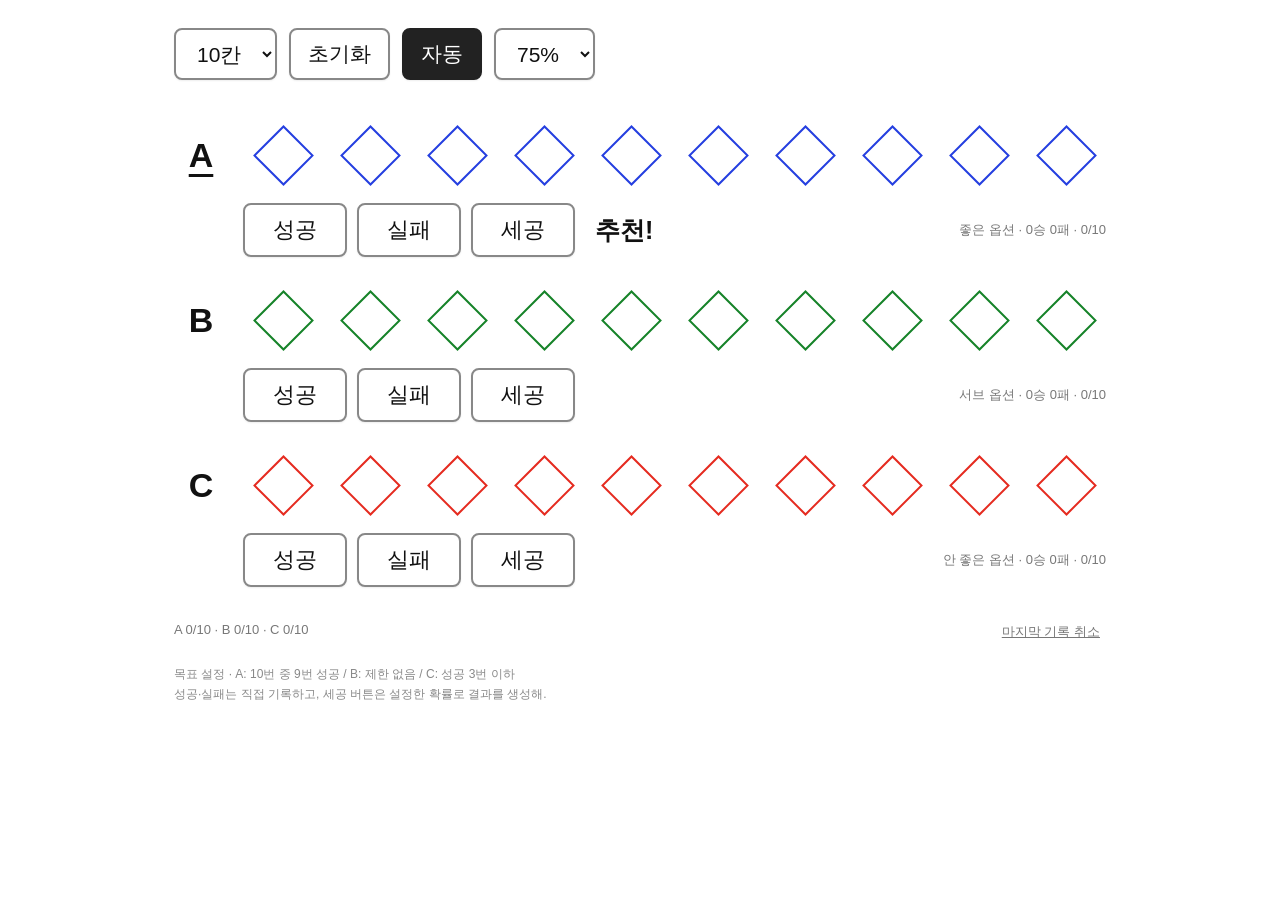
<file: index.html>
<!doctype html>
<html lang="ko"><head><meta charset="utf-8"><meta name="viewport" content="width=device-width,initial-scale=1"><meta name="theme-color" content="#fff">
<title>세공 도우미</title>
<style>
*{box-sizing:border-box}body{margin:0;background:#fff;color:#111;font-family:Arial,"Noto Sans KR",sans-serif}main{max-width:980px;margin:0 auto;padding:28px 24px 42px}.toolbar{display:flex;gap:12px;align-items:center;flex-wrap:wrap;margin-bottom:54px}select,.toolbtn,.action{font:inherit;background:#fff;border:2px solid #888;border-radius:8px;color:#111;box-shadow:0 1px 2px #00000012}select,.toolbtn{height:52px;padding:0 17px;font-size:21px}.toolbtn{cursor:pointer}.toolbtn.on{background:#222;color:#fff;border-color:#222}.rows{display:grid;gap:42px}.stone-row{display:grid;grid-template-columns:54px 1fr;column-gap:15px;align-items:center}.letter{font-size:34px;font-weight:700;text-align:center}.stones{display:grid;grid-template-columns:repeat(10,minmax(0,1fr));gap:7px;align-items:center}.diamond{width:100%;aspect-ratio:1;max-width:43px;justify-self:center;border:2px solid var(--tone);transform:rotate(45deg);background:#fff;position:relative}.diamond.success{background:var(--tone)}.diamond.failure{background:#fff;position:relative}.diamond.failure:after{content:"";position:absolute;left:45%;top:-3px;width:2px;height:calc(100% + 4px);background:var(--tone);transform:rotate(-90deg)}.row-a{--tone:#253fe0}.row-b{--tone:#168329}.row-c{--tone:#e52b20}.controls{grid-column:2;display:flex;gap:10px;align-items:center;margin-top:26px;flex-wrap:wrap}.action{font-size:22px;padding:10px 22px;min-width:104px;cursor:pointer}.action:active,.toolbtn:active{transform:translateY(1px)}.recommend{font-size:25px;font-weight:800;margin-left:10px}.row-meta{font-size:13px;color:#777;margin-left:auto}.stone-row.active .letter{ text-decoration:underline;text-underline-offset:7px}.stone-row.active .recommend{color:#111}.stone-row.inactive .recommend{display:none}.bottom{display:flex;justify-content:space-between;gap:10px;margin-top:35px;color:#777;font-size:13px}.bottom button{border:0;background:none;color:#777;text-decoration:underline;font-size:13px;cursor:pointer}.hint{margin-top:22px;color:#888;font-size:12px;line-height:1.7}
@media(max-width:600px){main{padding:20px 12px}.toolbar{gap:7px;margin-bottom:40px}select,.toolbtn{height:43px;padding:0 10px;font-size:16px}.rows{gap:36px}.stone-row{grid-template-columns:28px 1fr;column-gap:8px}.letter{font-size:26px}.stones{gap:5px}.diamond{max-width:25px;border-width:1.5px}.controls{grid-column:2;gap:6px;margin-top:20px}.action{min-width:0;padding:8px 12px;font-size:16px}.recommend{font-size:20px;margin-left:3px}.row-meta{width:100%;margin:2px 0 0}.bottom{margin-top:28px}}
</style></head>
<body><main>
<div class="toolbar">
<select id="slots" aria-label="시도 횟수"><option value="10">10칸</option><option value="8">8칸</option><option value="12">12칸</option></select>
<button class="toolbtn" id="reset">초기화</button>
<button class="toolbtn on" id="auto">자동</button>
<select id="chance" aria-label="성공 확률"><option value="75">75%</option><option value="70">70%</option><option value="65">65%</option><option value="60">60%</option><option value="55">55%</option><option value="50">50%</option><option value="45">45%</option><option value="40">40%</option><option value="35">35%</option><option value="30">30%</option><option value="25">25%</option></select>
</div>
<div class="rows" id="rows"></div>
<div class="bottom"><span id="summary">A 0/10 · B 0/10 · C 0/10</span><button id="undo">마지막 기록 취소</button></div>
<div class="hint">목표 설정 · A: 10번 중 9번 성공 / B: 제한 없음 / C: 성공 3번 이하<br>성공·실패는 직접 기록하고, 세공 버튼은 설정한 확률로 결과를 생성해.</div>
</main>
<script>
const KEY="stone-visual-tracker-v4",letters=["A","B","C"],labels=["좋은 옵션","서브 옵션","안 좋은 옵션"];
let state={slots:10,chance:75,auto:true,rows:[[],[],[]],history:[]};
const $=id=>document.getElementById(id);
function wins(i){return state.rows[i].filter(x=>x==="S").length}
function nextRow(){
 if(state.rows[0].length<state.slots&&wins(0)<9)return 0;
 if(state.rows[1].length<state.slots)return 1;
 if(state.rows[2].length<state.slots)return 2;
 if(state.rows[0].length<state.slots)return 0;
 return -1;
}
function add(i,result){
 if(i<0||state.rows[i].length>=state.slots)return;
 if(i===2&&result==="S"&&wins(2)>=3)return;
 state.rows[i].push(result);state.history.push({i,result});render();
}
function render(){
 const current=nextRow();
 $("rows").innerHTML=letters.map((letter,i)=>{
 const arr=state.rows[i],w=wins(i),isCurrent=i===current,blocked=i===2&&w>=3;
 const diamonds=Array.from({length:state.slots},(_,n)=>'<span class="diamond '+(arr[n]==="S"?"success":arr[n]==="F"?"failure":"")+'"></span>').join("");
 const recommendation=isCurrent?(i===0?"추천!":i===1?"진행 가능":"추천!"):"";
 return '<section class="stone-row row-'+letter.toLowerCase()+' '+(isCurrent?"active":"inactive")+'"><div class="letter">'+letter+'</div><div class="stones">'+diamonds+'</div><div class="controls"><button class="action" data-act="S" data-row="'+i+'">성공</button><button class="action" data-act="F" data-row="'+i+'">실패</button><button class="action" data-act="R" data-row="'+i+'">세공</button><span class="recommend">'+recommendation+'</span><span class="row-meta">'+labels[i]+' · '+w+'승 '+(arr.length-w)+'패 · '+arr.length+'/'+state.slots+(blocked?" · 성공 제한":"")+'</span></div></section>';
 }).join("");
 $("summary").textContent=letters.map((l,i)=>l+" "+state.rows[i].length+"/"+state.slots).join(" · ");
 $("slots").value=String(state.slots);$("chance").value=String(state.chance);$("auto").classList.toggle("on",state.auto);$("auto").textContent=state.auto?"자동":"수동";
 try{localStorage.setItem(KEY,JSON.stringify(state))}catch(e){}
}
$("rows").addEventListener("click",e=>{
 const b=e.target.closest("[data-act]");if(!b)return;
 let i=Number(b.dataset.row),act=b.dataset.act;
 if(act==="R"){if(state.auto)i=nextRow();if(i<0)return;add(i,Math.random()*100<state.chance?"S":"F")}
 else add(i,act);
});
$("slots").onchange=()=>{state.slots=Number($("slots").value);state.rows=state.rows.map(a=>a.slice(0,state.slots));state.history=state.history.filter((h)=>state.rows[h.i].length);render()};
$("chance").onchange=()=>{state.chance=Number($("chance").value);render()};
$("auto").onclick=()=>{state.auto=!state.auto;render()};
$("reset").onclick=()=>{if(confirm("모든 세공 기록을 초기화할까?")){state.rows=[[],[],[]];state.history=[];render()}};
$("undo").onclick=()=>{const h=state.history.pop();if(!h)return;state.rows[h.i].pop();render()};
try{const saved=JSON.parse(localStorage.getItem(KEY));if(saved&&Array.isArray(saved.rows)&&saved.rows.length===3){state={...state,...saved};state.slots=[8,10,12].includes(state.slots)?state.slots:10;state.rows=state.rows.map(a=>Array.isArray(a)?a.slice(0,state.slots):[]);}}catch(e){}
render();
</script></body></html>
</file>
